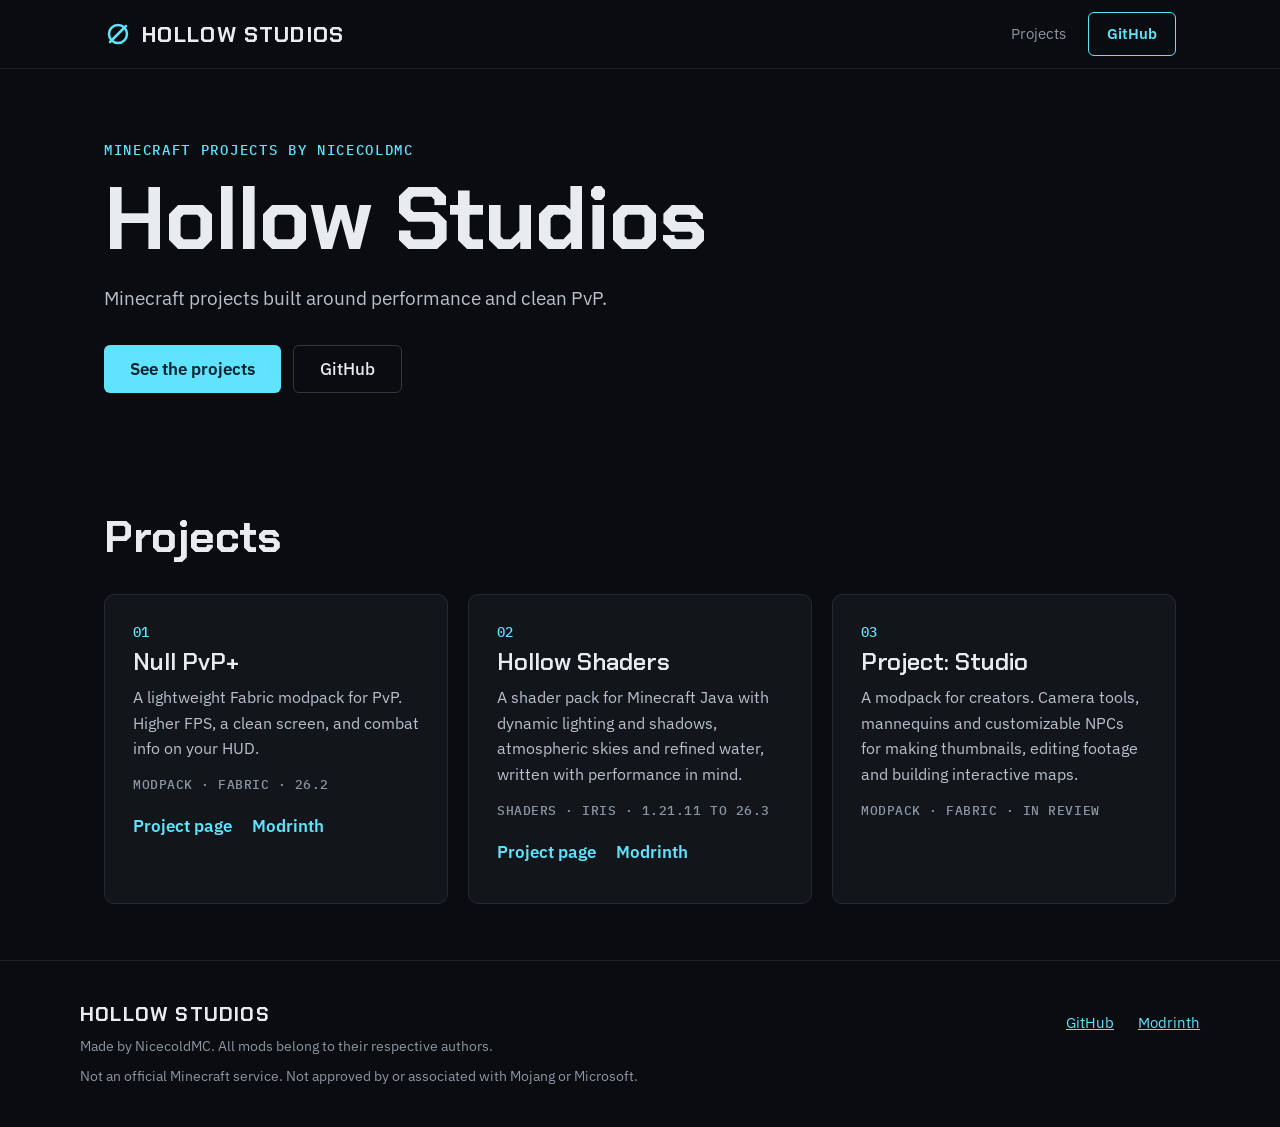
<file: index.html>
<!doctype html>
<html lang="en">
<head>
<meta charset="utf-8">
<meta name="viewport" content="width=device-width,initial-scale=1">
<title>Hollow Studios</title>
<meta name="description" content="Minecraft projects by NicecoldMC, built around performance and clean PvP.">
<link href="https://fonts.googleapis.com/css2?family=Chakra+Petch:wght@600;700&family=IBM+Plex+Mono:wght@500&family=IBM+Plex+Sans:wght@400;500;600&display=swap" rel="stylesheet">
<link rel="stylesheet" href="style.css">
</head>
<body>

<header>
<div class="wrap">
<nav aria-label="Main">
<a class="brand" href="index.html">
<svg width="28" height="28" viewBox="0 0 28 28" aria-hidden="true"><circle cx="14" cy="14" r="9" fill="none" stroke="#5FE3FF" stroke-width="2.5"/><line x1="6" y1="22" x2="22" y2="6" stroke="#5FE3FF" stroke-width="2.5" stroke-linecap="round"/></svg>
<span>HOLLOW STUDIOS</span>
</a>
<div class="links">
<a href="#projects">Projects</a>
<a class="pill" href="https://github.com/NicecoldMC">GitHub</a>
</div>
</nav>
</div>
</header>

<main>
<div class="wrap">

<section class="hero">
<div>
<div class="kicker">Minecraft projects by NicecoldMC</div>
<h1>Hollow Studios</h1>
<p class="lede">Minecraft projects built around performance and clean PvP.</p>
<div class="actions">
<a class="btn btn-primary" href="#projects">See the projects</a>
<a class="btn btn-ghost" href="https://github.com/NicecoldMC">GitHub</a>
</div>
</div>
</section>

<section id="projects">
<h2>Projects</h2>
<div class="cards">
<div class="card">
<div class="num">01</div>
<h3>Null PvP+</h3>
<p>A lightweight Fabric modpack for PvP. Higher FPS, a clean screen, and combat info on your HUD.</p>
<div class="tags">MODPACK · FABRIC · 26.2</div>
<div class="row">
<a href="null-pvp.html">Project page</a>
<a href="https://modrinth.com/modpack/null-pvp">Modrinth</a>
</div>
</div>
<div class="card">
<div class="num">02</div>
<h3>Hollow Shaders</h3>
<p>A shader pack for Minecraft Java with dynamic lighting and shadows, atmospheric skies and refined water, written with performance in mind.</p>
<div class="tags">SHADERS · IRIS · 1.21.11 TO 26.3</div>
<div class="row">
<a href="hollow-shaders.html">Project page</a>
<a href="https://modrinth.com/shader/cloud-shaders">Modrinth</a>
</div>
</div>
<div class="card">
<div class="num">03</div>
<h3>Project: Studio</h3>
<p>A modpack for creators. Camera tools, mannequins and customizable NPCs for making thumbnails, editing footage and building interactive maps.</p>
<div class="tags">MODPACK · FABRIC · IN REVIEW</div>
</div>
</div>
</section>

</div>
</main>

<footer>
<div class="wrap foot">
<div>
<div class="name">HOLLOW STUDIOS</div>
<p>Made by NicecoldMC. All mods belong to their respective authors.</p>
<p>Not an official Minecraft service. Not approved by or associated with Mojang or Microsoft.</p>
</div>
<nav aria-label="Footer">
<a href="https://github.com/NicecoldMC">GitHub</a>
<a href="https://modrinth.com/organization/hollow">Modrinth</a>
</nav>
</div>
</footer>

</body>
</html>
</file>
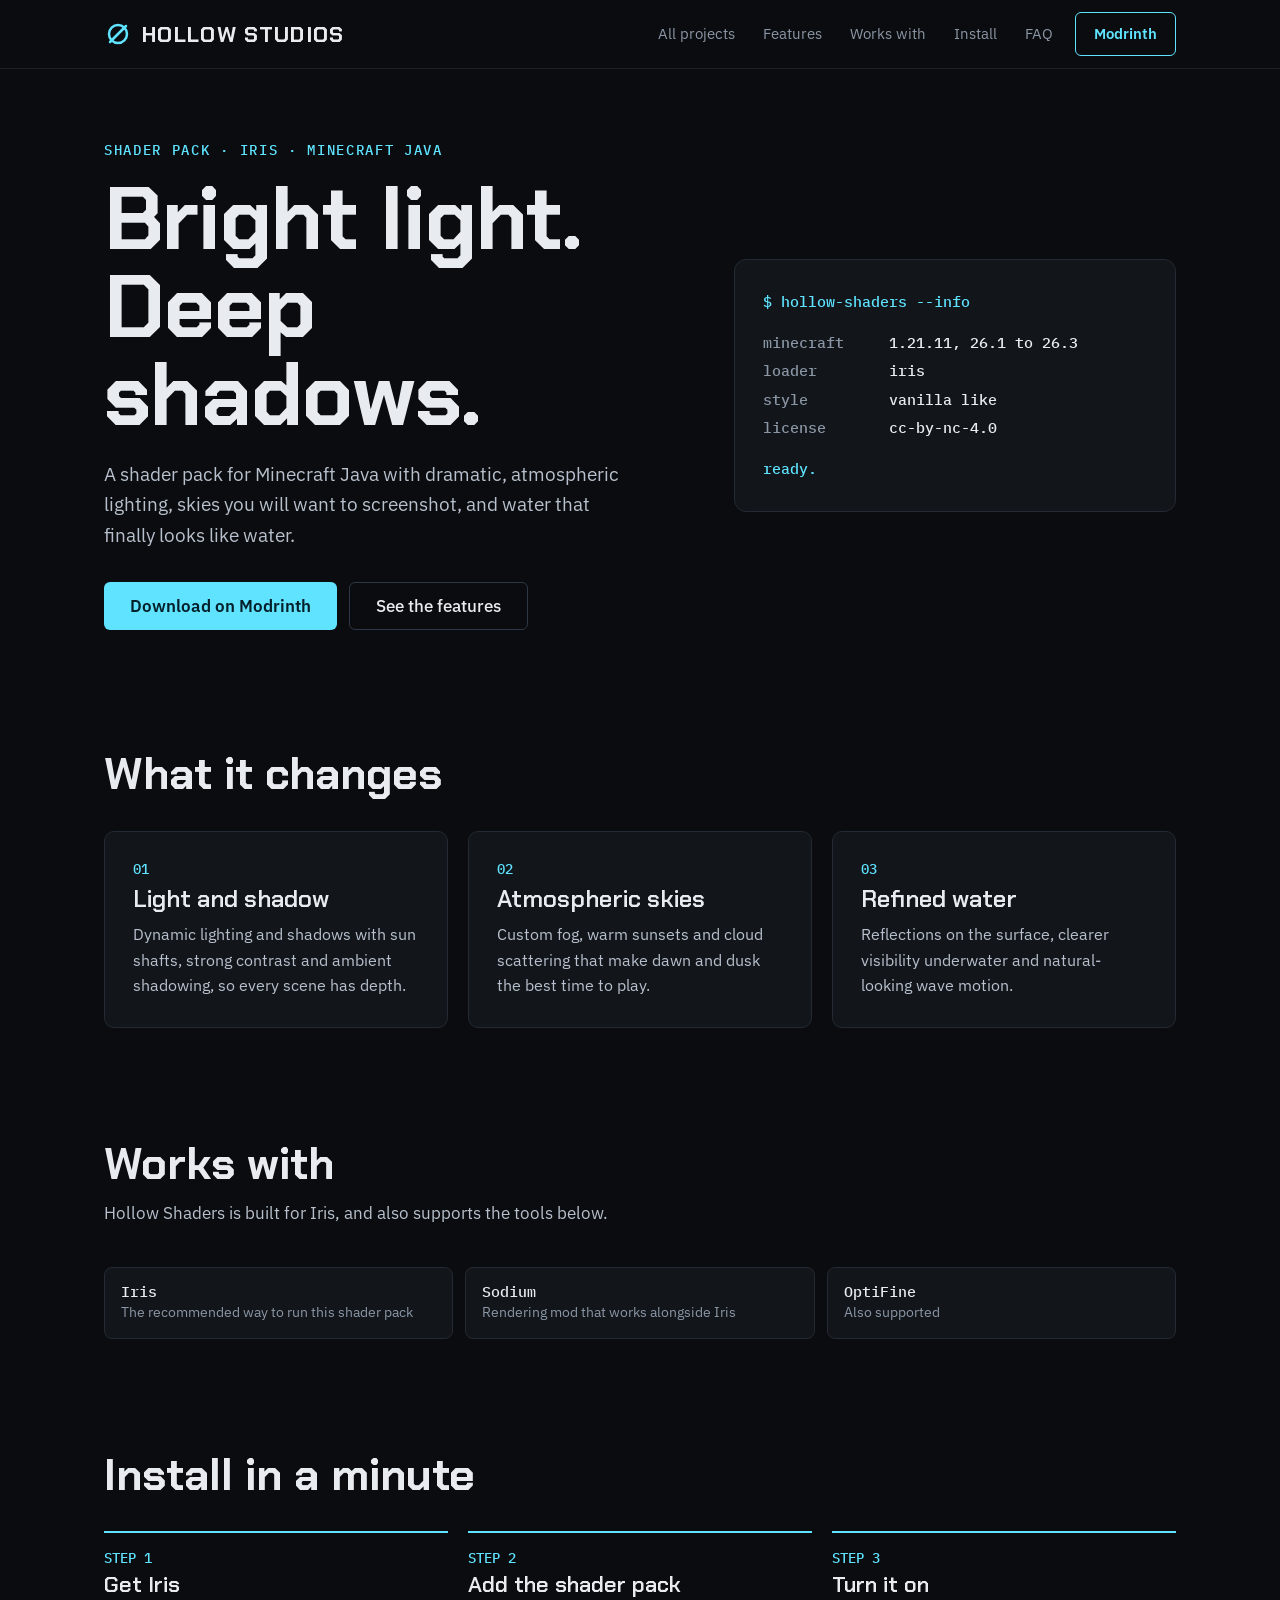
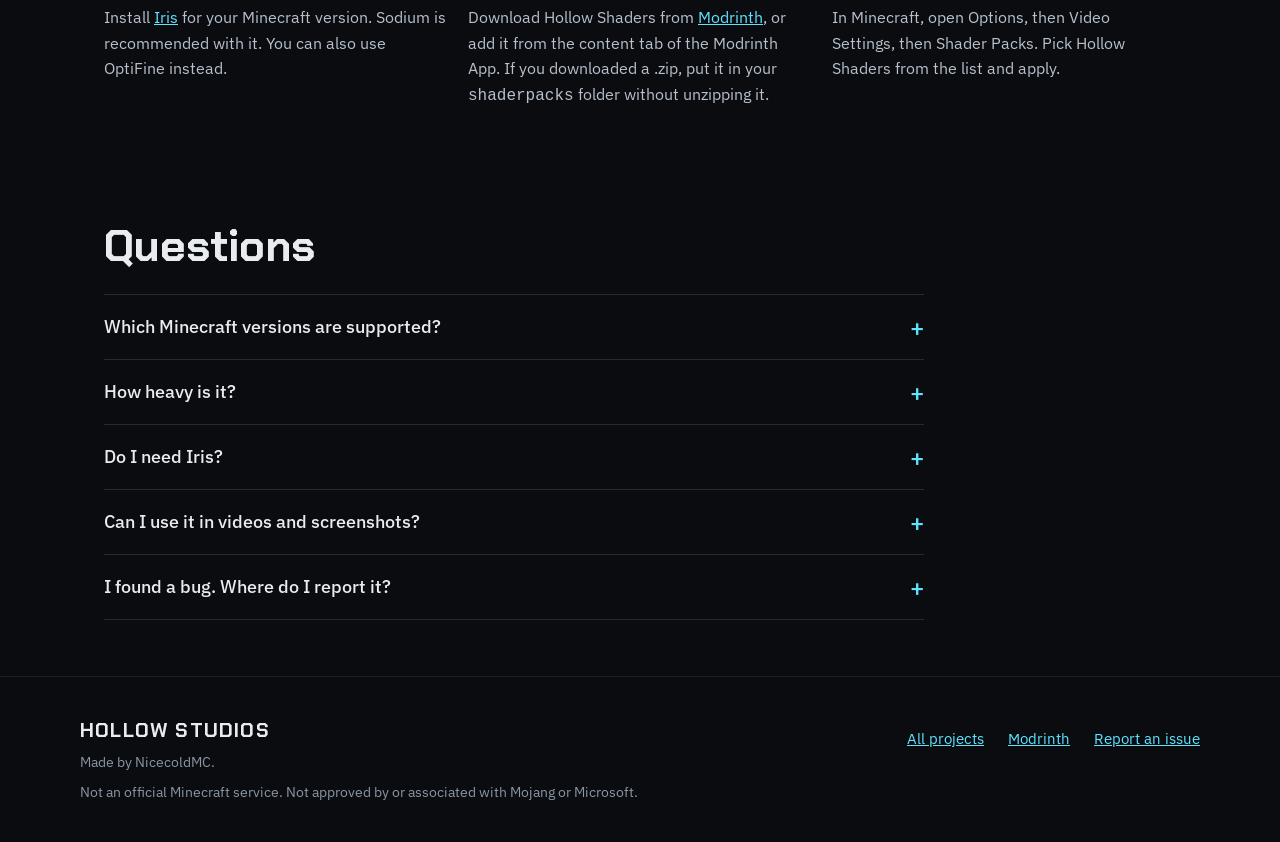
<file: hollow-shaders.html>
<!doctype html>
<html lang="en">
<head>
<meta charset="utf-8">
<meta name="viewport" content="width=device-width,initial-scale=1">
<title>Hollow Shaders | Hollow Studios</title>
<meta name="description" content="A shader pack for Minecraft Java with bright light, deep shadows, atmospheric skies and refined water.">
<link href="https://fonts.googleapis.com/css2?family=Chakra+Petch:wght@600;700&family=IBM+Plex+Mono:wght@500&family=IBM+Plex+Sans:wght@400;500;600&display=swap" rel="stylesheet">
<link rel="stylesheet" href="style.css">
</head>
<body>

<header>
<div class="wrap">
<nav aria-label="Main">
<a class="brand" href="index.html">
<svg width="28" height="28" viewBox="0 0 28 28" aria-hidden="true"><circle cx="14" cy="14" r="9" fill="none" stroke="#5FE3FF" stroke-width="2.5"/><line x1="6" y1="22" x2="22" y2="6" stroke="#5FE3FF" stroke-width="2.5" stroke-linecap="round"/></svg>
<span>HOLLOW STUDIOS</span>
</a>
<div class="links">
<a href="index.html">All projects</a>
<a href="#features">Features</a>
<a href="#compat">Works with</a>
<a href="#install">Install</a>
<a href="#faq">FAQ</a>
<a class="pill" href="https://modrinth.com/shader/cloud-shaders">Modrinth</a>
</div>
</nav>
</div>
</header>

<main>
<div class="wrap">

<section class="hero">
<div>
<div class="kicker">Shader pack · Iris · Minecraft Java</div>
<h1>Bright light.<br>Deep shadows.</h1>
<p class="lede">A shader pack for Minecraft Java with dramatic, atmospheric lighting, skies you will want to screenshot, and water that finally looks like water.</p>
<div class="actions">
<a class="btn btn-primary" href="https://modrinth.com/shader/cloud-shaders">Download on Modrinth</a>
<a class="btn btn-ghost" href="#features">See the features</a>
</div>
</div>
<div>
<div class="terminal">
<div class="accent">$ hollow-shaders --info</div>
<div class="row gap"><span class="k">minecraft</span><span>1.21.11, 26.1 to 26.3</span></div>
<div class="row"><span class="k">loader</span><span>iris</span></div>
<div class="row"><span class="k">style</span><span>vanilla like</span></div>
<div class="row"><span class="k">license</span><span>cc-by-nc-4.0</span></div>
<div class="accent gap">ready.</div>
</div>
</div>
</section>

<section id="features">
<h2>What it changes</h2>
<div class="cards">
<div class="card">
<div class="num">01</div>
<h3>Light and shadow</h3>
<p>Dynamic lighting and shadows with sun shafts, strong contrast and ambient shadowing, so every scene has depth.</p>
</div>
<div class="card">
<div class="num">02</div>
<h3>Atmospheric skies</h3>
<p>Custom fog, warm sunsets and cloud scattering that make dawn and dusk the best time to play.</p>
</div>
<div class="card">
<div class="num">03</div>
<h3>Refined water</h3>
<p>Reflections on the surface, clearer visibility underwater and natural-looking wave motion.</p>
</div>
</div>
</section>

<section id="compat">
<h2>Works with</h2>
<p class="sub">Hollow Shaders is built for Iris, and also supports the tools below.</p>
<div class="mods-group">
<ul class="mods">
<li><span class="n">Iris</span><span class="d">The recommended way to run this shader pack</span></li>
<li><span class="n">Sodium</span><span class="d">Rendering mod that works alongside Iris</span></li>
<li><span class="n">OptiFine</span><span class="d">Also supported</span></li>
</ul>
</div>
</section>

<section id="install">
<h2>Install in a minute</h2>
<div class="steps">
<div class="step">
<div class="num">STEP 1</div>
<h3>Get Iris</h3>
<p>Install <a href="https://modrinth.com/mod/iris">Iris</a> for your Minecraft version. Sodium is recommended with it. You can also use OptiFine instead.</p>
</div>
<div class="step">
<div class="num">STEP 2</div>
<h3>Add the shader pack</h3>
<p>Download Hollow Shaders from <a href="https://modrinth.com/shader/cloud-shaders">Modrinth</a>, or add it from the content tab of the Modrinth App. If you downloaded a .zip, put it in your <code>shaderpacks</code> folder without unzipping it.</p>
</div>
<div class="step">
<div class="num">STEP 3</div>
<h3>Turn it on</h3>
<p>In Minecraft, open Options, then Video Settings, then Shader Packs. Pick Hollow Shaders from the list and apply.</p>
</div>
</div>
</section>

<section id="faq" class="narrow">
<h2>Questions</h2>
<div class="faq">
<details>
<summary>Which Minecraft versions are supported?</summary>
<p>Minecraft Java 1.21.11 and 26.1.x to 26.3. Pick the file that matches your version on the Versions tab of the Modrinth page.</p>
</details>
<details>
<summary>How heavy is it?</summary>
<p>The pack is written with performance in mind and is tagged for low-end systems, but your FPS still depends on your hardware. If it runs badly, lower your render distance first. If it still struggles, open an issue and include your GPU.</p>
</details>
<details>
<summary>Do I need Iris?</summary>
<p>Iris is the recommended way to run it. The pack also supports OptiFine.</p>
</details>
<details>
<summary>Can I use it in videos and screenshots?</summary>
<p>Please credit Hollow Shaders when you do. The pack uses the CC BY-NC 4.0 license, which does not allow commercial use, so read the license text if you plan to do more than share screenshots.</p>
</details>
<details>
<summary>I found a bug. Where do I report it?</summary>
<p>Open an issue on <a href="https://github.com/NicecoldMC/Cloud-Shaders-Minecraft/issues">GitHub</a> and include your Minecraft version, your GPU and a screenshot if you can.</p>
</details>
</div>
</section>

</div>
</main>

<footer>
<div class="wrap foot">
<div>
<div class="name">HOLLOW STUDIOS</div>
<p>Made by NicecoldMC.</p>
<p>Not an official Minecraft service. Not approved by or associated with Mojang or Microsoft.</p>
</div>
<nav aria-label="Footer">
<a href="index.html">All projects</a>
<a href="https://modrinth.com/shader/cloud-shaders">Modrinth</a>
<a href="https://github.com/NicecoldMC/Cloud-Shaders-Minecraft/issues">Report an issue</a>
</nav>
</div>
</footer>

</body>
</html>
</file>
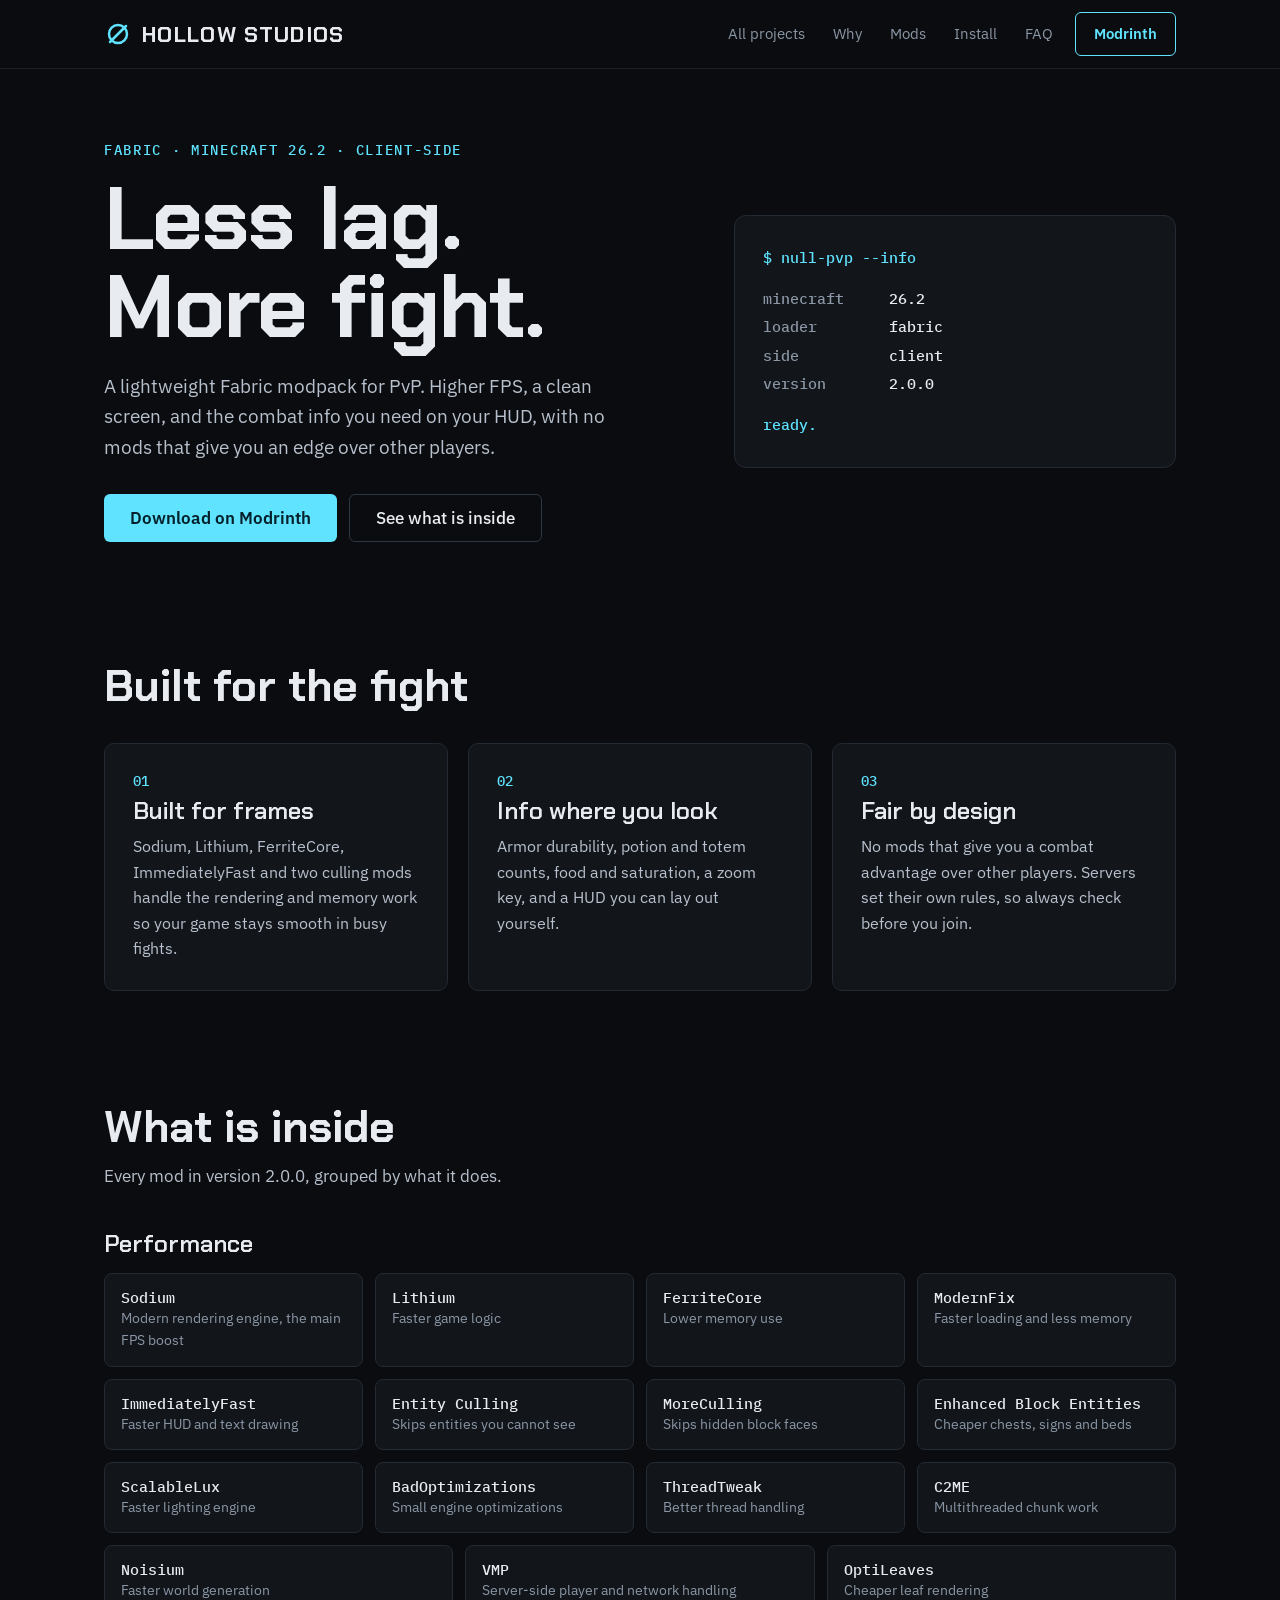
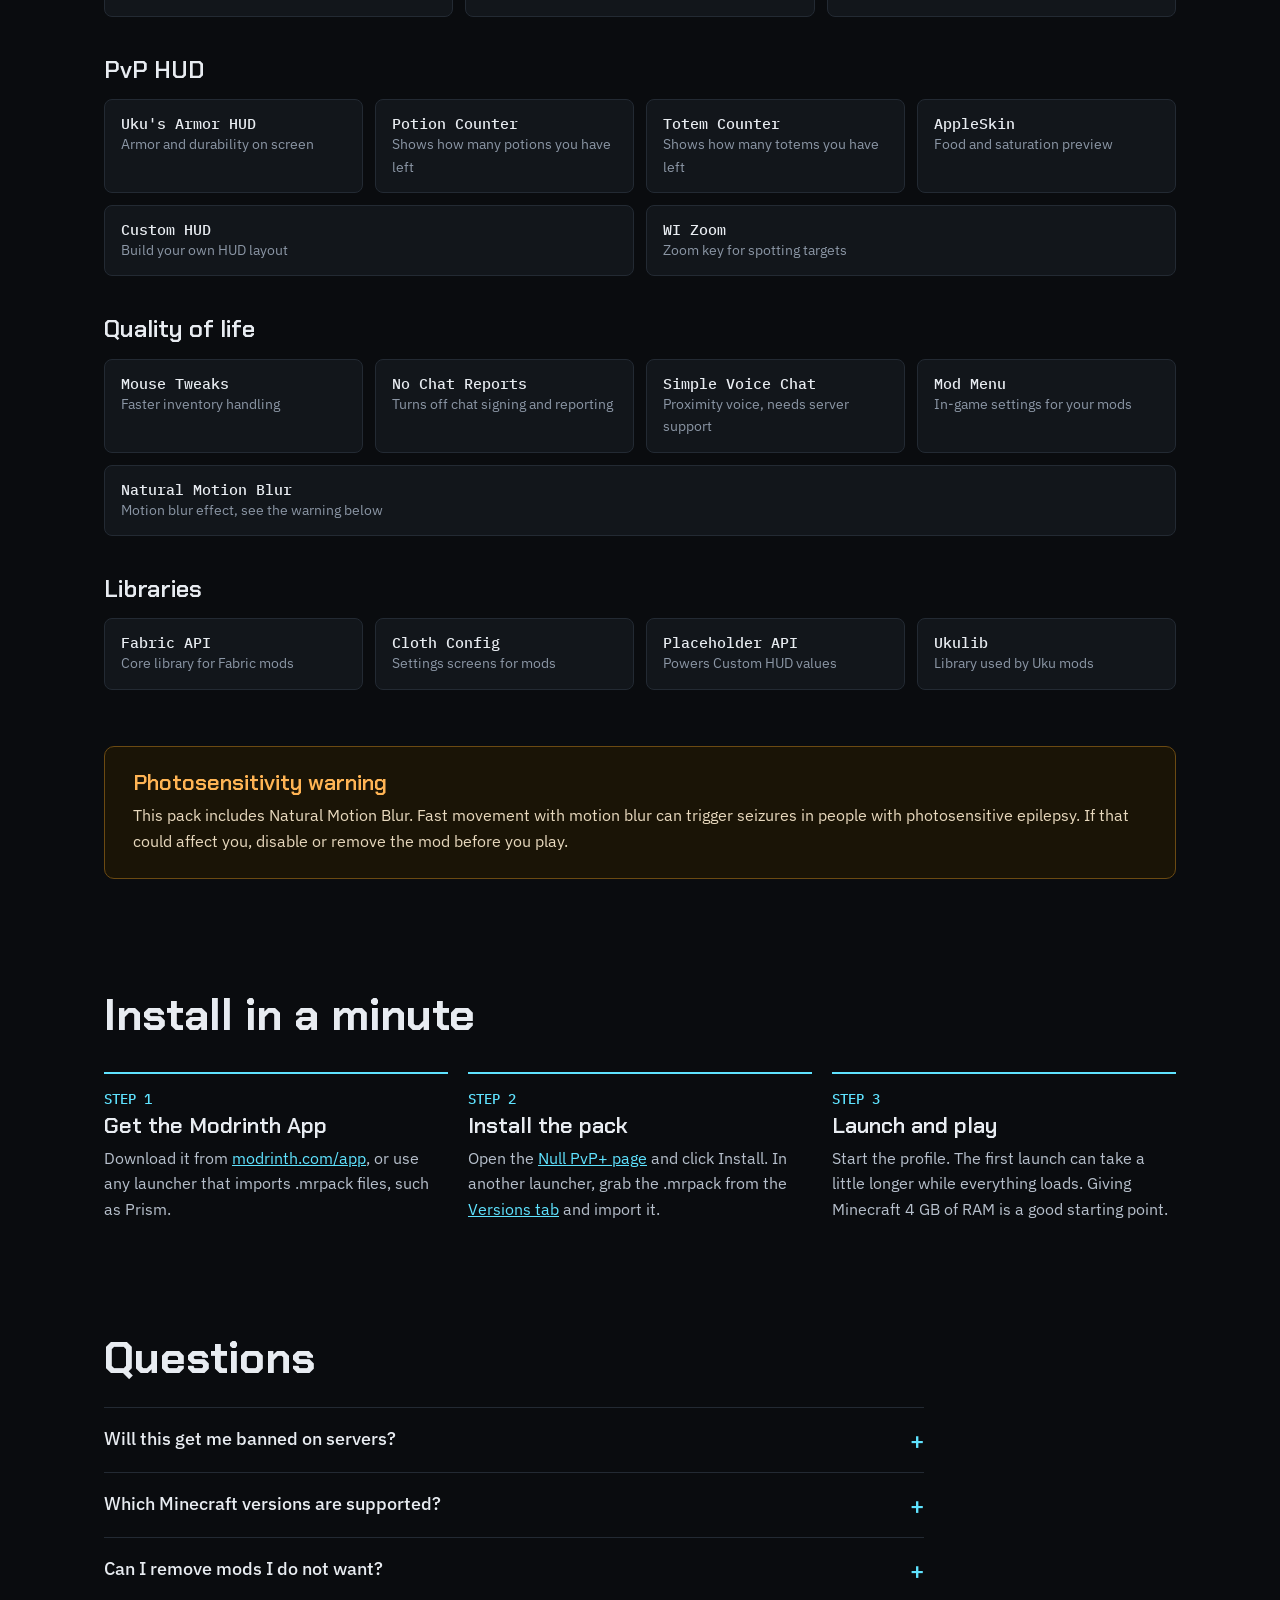
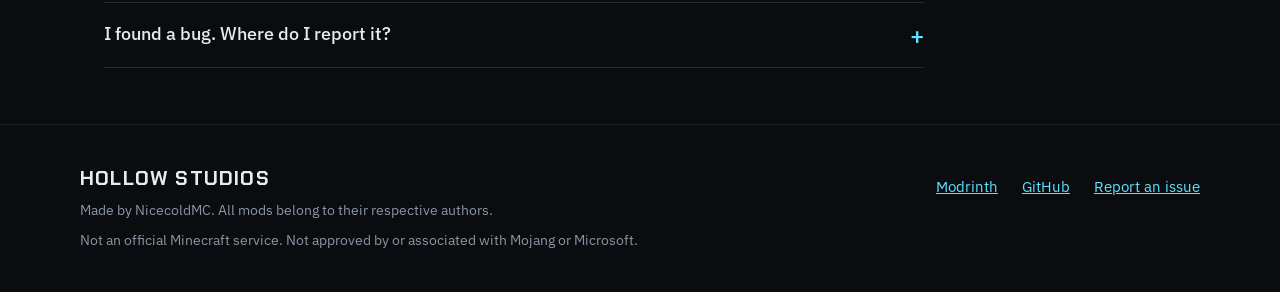
<file: null-pvp.html>
<!doctype html>
<html lang="en">
<head>
<meta charset="utf-8">
<meta name="viewport" content="width=device-width,initial-scale=1">
<title>Null PvP+ | Hollow Studios</title>
<meta name="description" content="A lightweight Fabric modpack for PvP: higher FPS, a clean screen, and combat info on your HUD.">
<link href="https://fonts.googleapis.com/css2?family=Chakra+Petch:wght@600;700&family=IBM+Plex+Mono:wght@500&family=IBM+Plex+Sans:wght@400;500;600&display=swap" rel="stylesheet">
<link rel="stylesheet" href="style.css">
</head>
<body>

<header>
<div class="wrap">
<nav aria-label="Main">
<a class="brand" href="index.html">
<svg width="28" height="28" viewBox="0 0 28 28" aria-hidden="true"><circle cx="14" cy="14" r="9" fill="none" stroke="#5FE3FF" stroke-width="2.5"/><line x1="6" y1="22" x2="22" y2="6" stroke="#5FE3FF" stroke-width="2.5" stroke-linecap="round"/></svg>
<span>HOLLOW STUDIOS</span>
</a>
<div class="links">
<a href="index.html">All projects</a>
<a href="#why">Why</a>
<a href="#mods">Mods</a>
<a href="#install">Install</a>
<a href="#faq">FAQ</a>
<a class="pill" href="https://modrinth.com/modpack/null-pvp">Modrinth</a>
</div>
</nav>
</div>
</header>

<main>
<div class="wrap">

<section class="hero">
<div>
<div class="kicker">Fabric · Minecraft 26.2 · Client-side</div>
<h1>Less lag.<br>More fight.</h1>
<p class="lede">A lightweight Fabric modpack for PvP. Higher FPS, a clean screen, and the combat info you need on your HUD, with no mods that give you an edge over other players.</p>
<div class="actions">
<a class="btn btn-primary" href="https://modrinth.com/modpack/null-pvp">Download on Modrinth</a>
<a class="btn btn-ghost" href="#mods">See what is inside</a>
</div>
</div>
<div>
<div class="terminal">
<div class="accent">$ null-pvp --info</div>
<div class="row gap"><span class="k">minecraft</span><span>26.2</span></div>
<div class="row"><span class="k">loader</span><span>fabric</span></div>
<div class="row"><span class="k">side</span><span>client</span></div>
<div class="row"><span class="k">version</span><span>2.0.0</span></div>
<div class="accent gap">ready.</div>
</div>
</div>
</section>

<section id="why">
<h2>Built for the fight</h2>
<div class="cards">
<div class="card">
<div class="num">01</div>
<h3>Built for frames</h3>
<p>Sodium, Lithium, FerriteCore, ImmediatelyFast and two culling mods handle the rendering and memory work so your game stays smooth in busy fights.</p>
</div>
<div class="card">
<div class="num">02</div>
<h3>Info where you look</h3>
<p>Armor durability, potion and totem counts, food and saturation, a zoom key, and a HUD you can lay out yourself.</p>
</div>
<div class="card">
<div class="num">03</div>
<h3>Fair by design</h3>
<p>No mods that give you a combat advantage over other players. Servers set their own rules, so always check before you join.</p>
</div>
</div>
</section>

<section id="mods">
<h2>What is inside</h2>
<p class="sub">Every mod in version 2.0.0, grouped by what it does.</p>

<div class="mods-group">
<h3>Performance</h3>
<ul class="mods">
<li><span class="n">Sodium</span><span class="d">Modern rendering engine, the main FPS boost</span></li>
<li><span class="n">Lithium</span><span class="d">Faster game logic</span></li>
<li><span class="n">FerriteCore</span><span class="d">Lower memory use</span></li>
<li><span class="n">ModernFix</span><span class="d">Faster loading and less memory</span></li>
<li><span class="n">ImmediatelyFast</span><span class="d">Faster HUD and text drawing</span></li>
<li><span class="n">Entity Culling</span><span class="d">Skips entities you cannot see</span></li>
<li><span class="n">MoreCulling</span><span class="d">Skips hidden block faces</span></li>
<li><span class="n">Enhanced Block Entities</span><span class="d">Cheaper chests, signs and beds</span></li>
<li><span class="n">ScalableLux</span><span class="d">Faster lighting engine</span></li>
<li><span class="n">BadOptimizations</span><span class="d">Small engine optimizations</span></li>
<li><span class="n">ThreadTweak</span><span class="d">Better thread handling</span></li>
<li><span class="n">C2ME</span><span class="d">Multithreaded chunk work</span></li>
<li><span class="n">Noisium</span><span class="d">Faster world generation</span></li>
<li><span class="n">VMP</span><span class="d">Server-side player and network handling</span></li>
<li><span class="n">OptiLeaves</span><span class="d">Cheaper leaf rendering</span></li>
</ul>
</div>

<div class="mods-group">
<h3>PvP HUD</h3>
<ul class="mods">
<li><span class="n">Uku's Armor HUD</span><span class="d">Armor and durability on screen</span></li>
<li><span class="n">Potion Counter</span><span class="d">Shows how many potions you have left</span></li>
<li><span class="n">Totem Counter</span><span class="d">Shows how many totems you have left</span></li>
<li><span class="n">AppleSkin</span><span class="d">Food and saturation preview</span></li>
<li><span class="n">Custom HUD</span><span class="d">Build your own HUD layout</span></li>
<li><span class="n">WI Zoom</span><span class="d">Zoom key for spotting targets</span></li>
</ul>
</div>

<div class="mods-group">
<h3>Quality of life</h3>
<ul class="mods">
<li><span class="n">Mouse Tweaks</span><span class="d">Faster inventory handling</span></li>
<li><span class="n">No Chat Reports</span><span class="d">Turns off chat signing and reporting</span></li>
<li><span class="n">Simple Voice Chat</span><span class="d">Proximity voice, needs server support</span></li>
<li><span class="n">Mod Menu</span><span class="d">In-game settings for your mods</span></li>
<li><span class="n">Natural Motion Blur</span><span class="d">Motion blur effect, see the warning below</span></li>
</ul>
</div>

<div class="mods-group">
<h3>Libraries</h3>
<ul class="mods">
<li><span class="n">Fabric API</span><span class="d">Core library for Fabric mods</span></li>
<li><span class="n">Cloth Config</span><span class="d">Settings screens for mods</span></li>
<li><span class="n">Placeholder API</span><span class="d">Powers Custom HUD values</span></li>
<li><span class="n">Ukulib</span><span class="d">Library used by Uku mods</span></li>
</ul>
</div>
</section>

<section style="padding-top:0">
<div class="note" role="note">
<h3>Photosensitivity warning</h3>
<p>This pack includes Natural Motion Blur. Fast movement with motion blur can trigger seizures in people with photosensitive epilepsy. If that could affect you, disable or remove the mod before you play.</p>
</div>
</section>

<section id="install">
<h2>Install in a minute</h2>
<div class="steps">
<div class="step">
<div class="num">STEP 1</div>
<h3>Get the Modrinth App</h3>
<p>Download it from <a href="https://modrinth.com/app">modrinth.com/app</a>, or use any launcher that imports .mrpack files, such as Prism.</p>
</div>
<div class="step">
<div class="num">STEP 2</div>
<h3>Install the pack</h3>
<p>Open the <a href="https://modrinth.com/modpack/null-pvp">Null PvP+ page</a> and click Install. In another launcher, grab the .mrpack from the <a href="https://modrinth.com/modpack/null-pvp/versions">Versions tab</a> and import it.</p>
</div>
<div class="step">
<div class="num">STEP 3</div>
<h3>Launch and play</h3>
<p>Start the profile. The first launch can take a little longer while everything loads. Giving Minecraft 4 GB of RAM is a good starting point.</p>
</div>
</div>
</section>

<section id="faq" class="narrow">
<h2>Questions</h2>
<div class="faq">
<details>
<summary>Will this get me banned on servers?</summary>
<p>The pack has no mods that give you a combat advantage over other players. Servers still set their own mod rules, so check yours before joining.</p>
</details>
<details>
<summary>Which Minecraft versions are supported?</summary>
<p>Version 2.0.0 is for Minecraft 26.2 on Fabric. Other versions are listed on the Versions tab of the Modrinth page.</p>
</details>
<details>
<summary>Can I remove mods I do not want?</summary>
<p>Yes. Disable them in the content tab of the Modrinth App. Keep the libraries, because other mods depend on them.</p>
</details>
<details>
<summary>I found a bug. Where do I report it?</summary>
<p>Open an issue on <a href="https://github.com/NicecoldMC/Null-PvP-/issues">GitHub</a> and include your Minecraft version and what you were doing when it happened.</p>
</details>
</div>
</section>

</div>
</main>

<footer>
<div class="wrap foot">
<div>
<div class="name">HOLLOW STUDIOS</div>
<p>Made by NicecoldMC. All mods belong to their respective authors.</p>
<p>Not an official Minecraft service. Not approved by or associated with Mojang or Microsoft.</p>
</div>
<nav aria-label="Footer">
<a href="https://modrinth.com/modpack/null-pvp">Modrinth</a>
<a href="https://github.com/NicecoldMC/Null-PvP-">GitHub</a>
<a href="https://github.com/NicecoldMC/Null-PvP-/issues">Report an issue</a>
</nav>
</div>
</footer>

</body>
</html>
</file>
<file: style.css>
:root{--bg:#0A0C0F;--surface:#12161B;--border:#232A33;--line:#1B2129;--text:#E8ECF1;--soft:#B7C0CC;--muted:#8B96A5;--accent:#5FE3FF;--accent-ink:#04202A;--warn:#FFB454}
*,*::before,*::after{box-sizing:border-box}
html{scroll-behavior:smooth}
@media (prefers-reduced-motion:reduce){html{scroll-behavior:auto}}
body{margin:0;background:var(--bg);color:var(--text);font:17px/1.6 "IBM Plex Sans",system-ui,sans-serif}
a{color:var(--accent)}
a:hover{color:#B5F2FF}
:focus-visible{outline:2px solid var(--accent);outline-offset:3px}
h1,h2,h3{margin:0;font-family:"Chakra Petch",sans-serif;line-height:1.1}
h1{font-size:clamp(44px,7vw,88px);font-weight:700;letter-spacing:-.01em;line-height:1}
h2{font-size:clamp(30px,4vw,44px);font-weight:700}
h3{font-size:24px;font-weight:600}
p{margin:0}
.wrap{max-width:1120px;margin:0 auto;padding:0 24px}
.narrow{max-width:820px}
section{padding:56px 0}
.kicker{font:500 14px "IBM Plex Mono",monospace;letter-spacing:.12em;text-transform:uppercase;color:var(--accent)}
.lede{font-size:19px;color:var(--soft);max-width:540px}
.sub{color:var(--soft);max-width:620px;margin-top:12px}

/* header and navigation */
header{border-bottom:1px solid var(--line)}
nav{display:flex;flex-wrap:wrap;align-items:center;justify-content:space-between;gap:8px 24px;padding:12px 0}
.brand{display:flex;align-items:center;gap:10px;min-height:44px;color:var(--text);text-decoration:none;font:700 22px "Chakra Petch",sans-serif;letter-spacing:.06em}
.brand:hover{color:var(--text)}
.links{display:flex;flex-wrap:wrap;align-items:center;gap:0 16px}
.links a{display:inline-flex;align-items:center;min-height:44px;padding:0 6px;color:var(--muted);text-decoration:none;font-size:15px}
.links a:hover{color:var(--text)}
.links a.pill{padding:0 18px;border:1px solid var(--accent);border-radius:6px;color:var(--accent);font-weight:600}
.links a.pill:hover{color:#B5F2FF}

/* buttons */
.actions{display:flex;flex-wrap:wrap;gap:12px;margin-top:32px}
.btn{display:inline-flex;align-items:center;min-height:48px;padding:0 26px;border-radius:6px;text-decoration:none;font-weight:600}
.btn-primary{background:var(--accent);color:var(--accent-ink)}
.btn-primary:hover{color:var(--accent-ink);filter:brightness(1.1)}
.btn-ghost{border:1px solid #2D3745;color:var(--text);font-weight:500}
.btn-ghost:hover{color:var(--text);border-color:var(--accent)}

/* hero */
.hero{display:flex;flex-wrap:wrap;gap:48px;align-items:center;padding:72px 0 64px}
.hero>div{flex:1 1 340px;min-width:0}
.hero>div:first-child{flex-basis:480px}
.hero h1{margin:16px 0 20px}
.terminal{background:var(--surface);border:1px solid var(--border);border-radius:12px;padding:28px;font:500 15px/1.9 "IBM Plex Mono",monospace}
.terminal .row{display:flex;gap:16px}
.terminal .k{width:110px;color:var(--muted)}
.terminal .accent{color:var(--accent)}
.terminal .gap{margin-top:12px}

/* cards */
.cards{display:flex;flex-wrap:wrap;gap:20px;margin-top:32px}
.card{flex:1 1 300px;min-width:0;background:var(--surface);border:1px solid var(--border);border-radius:10px;padding:28px}
.card .num{font:500 14px "IBM Plex Mono",monospace;color:var(--accent)}
.card h3{margin:8px 0 10px}
.card p{font-size:16px;color:var(--soft)}
.card .tags{margin:14px 0 12px;font:500 13px "IBM Plex Mono",monospace;color:var(--muted);letter-spacing:.04em}
.card .row{display:flex;flex-wrap:wrap;gap:0 20px}
.card .row a{display:inline-flex;align-items:center;min-height:44px;font-weight:600;text-decoration:none}
.card.empty{background:transparent;border-style:dashed}

/* mod lists */
.mods-group{margin-top:40px}
.mods-group h3{margin-bottom:16px}
.mods{list-style:none;margin:0;padding:0;display:flex;flex-wrap:wrap;gap:12px}
.mods li{flex:1 1 240px;min-width:0;background:var(--surface);border:1px solid var(--border);border-radius:8px;padding:14px 16px}
.mods .n{display:block;font:500 15px "IBM Plex Mono",monospace}
.mods .d{display:block;font-size:14px;color:var(--muted)}

/* warning note */
.note{background:#1A1406;border:1px solid #6B4A12;border-radius:10px;padding:24px 28px}
.note h3{font-size:22px;color:var(--warn);margin-bottom:8px}
.note p{font-size:16px;color:#E8D9BE}

/* install steps */
.steps{display:flex;flex-wrap:wrap;gap:20px;margin-top:32px}
.step{flex:1 1 300px;min-width:0;border-top:2px solid var(--accent);padding-top:16px}
.step .num{font:500 14px "IBM Plex Mono",monospace;color:var(--accent)}
.step h3{font-size:22px;margin:6px 0 8px}
.step p{font-size:16px;color:var(--soft)}

/* FAQ */
.faq{margin-top:24px}
details{border-top:1px solid var(--border);padding:4px 0}
details:last-of-type{border-bottom:1px solid var(--border)}
summary{display:flex;justify-content:space-between;align-items:center;gap:16px;min-height:56px;font-size:18px;font-weight:500;cursor:pointer;list-style:none}
summary::-webkit-details-marker{display:none}
summary::after{content:"+";font-size:24px;color:var(--accent);transition:transform .15s}
details[open] summary::after{transform:rotate(45deg)}
details p{margin:0 0 16px;color:var(--soft)}

/* footer */
footer{border-top:1px solid var(--line)}
.foot{display:flex;flex-wrap:wrap;gap:24px;justify-content:space-between;padding:40px 0}
.foot>div{flex:1 1 320px;min-width:0}
.foot .name{font:700 20px "Chakra Petch",sans-serif;letter-spacing:.06em}
.foot p{margin-top:8px;font-size:14px;color:var(--muted)}
.foot nav{flex:0 1 auto;padding:0;gap:0 24px;justify-content:flex-start;align-items:flex-start}
.foot nav a{display:inline-flex;align-items:center;min-height:44px;font-size:15px}
</file>
